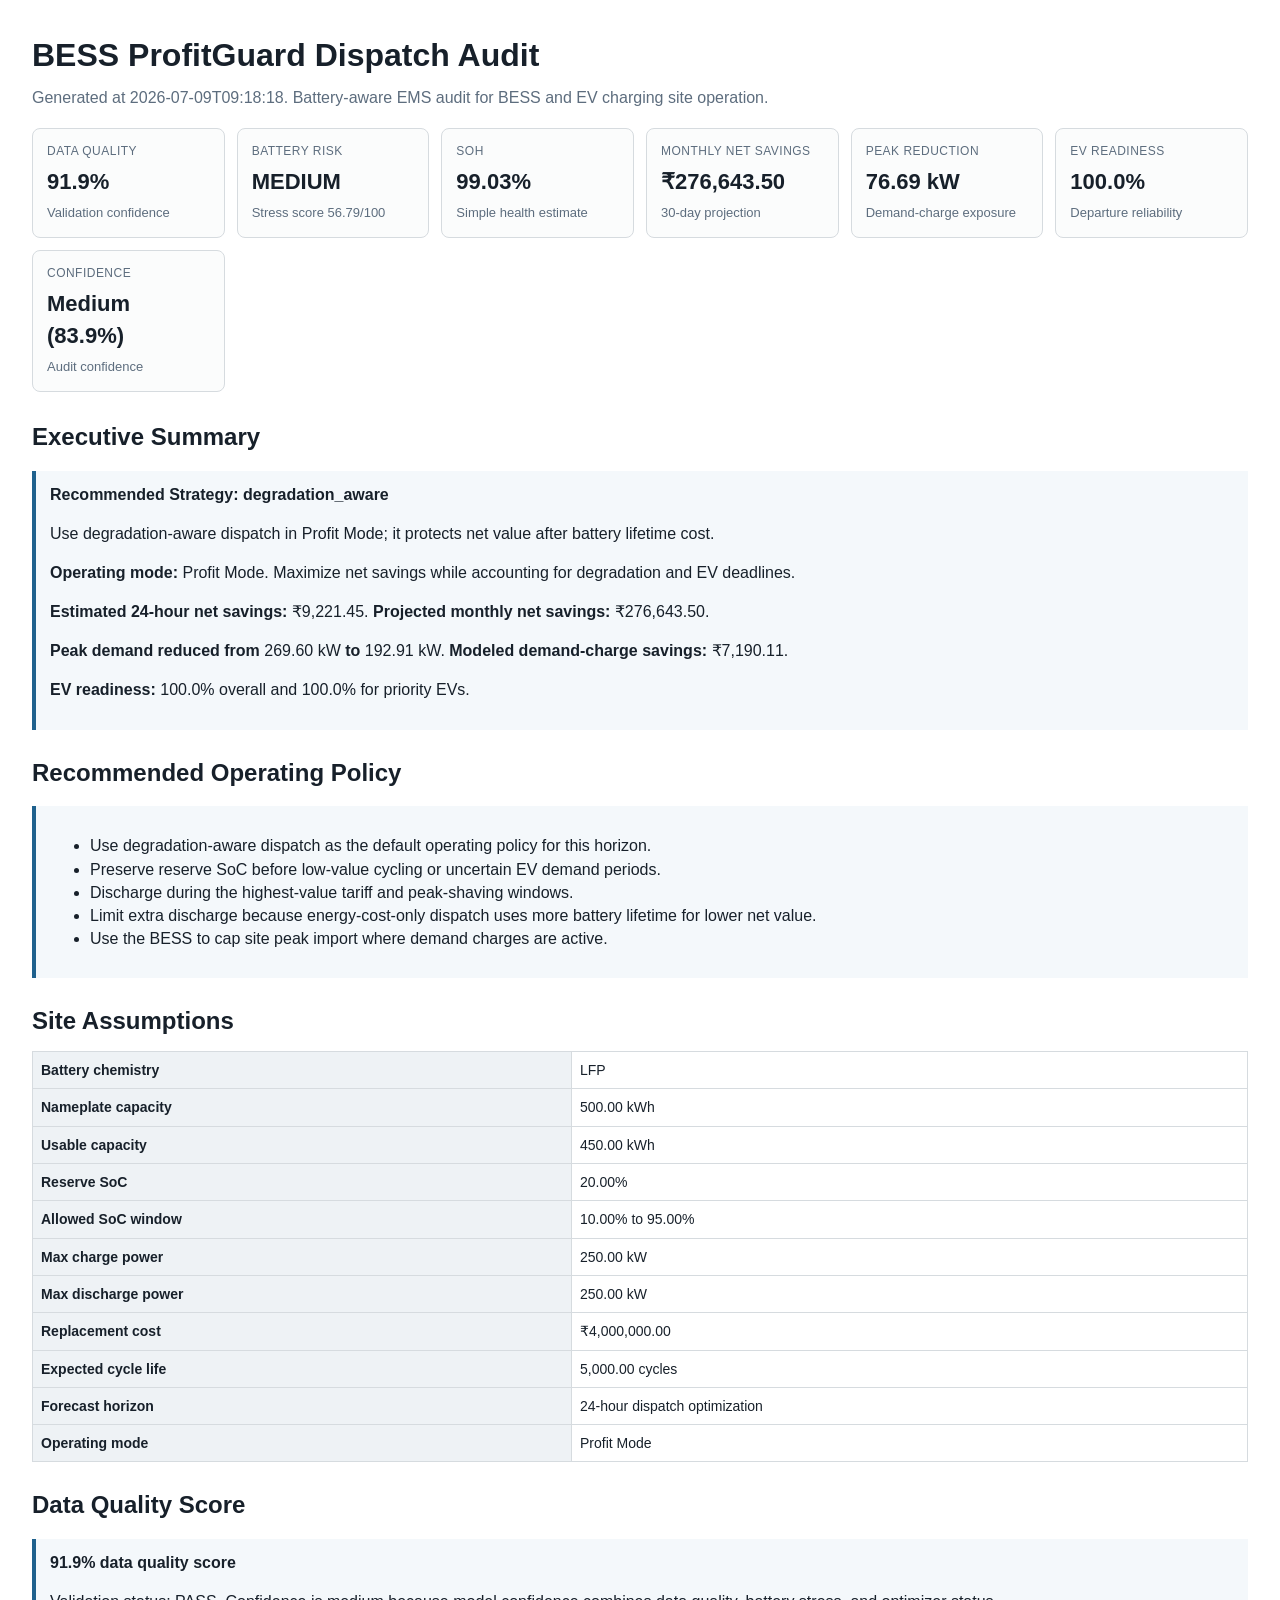
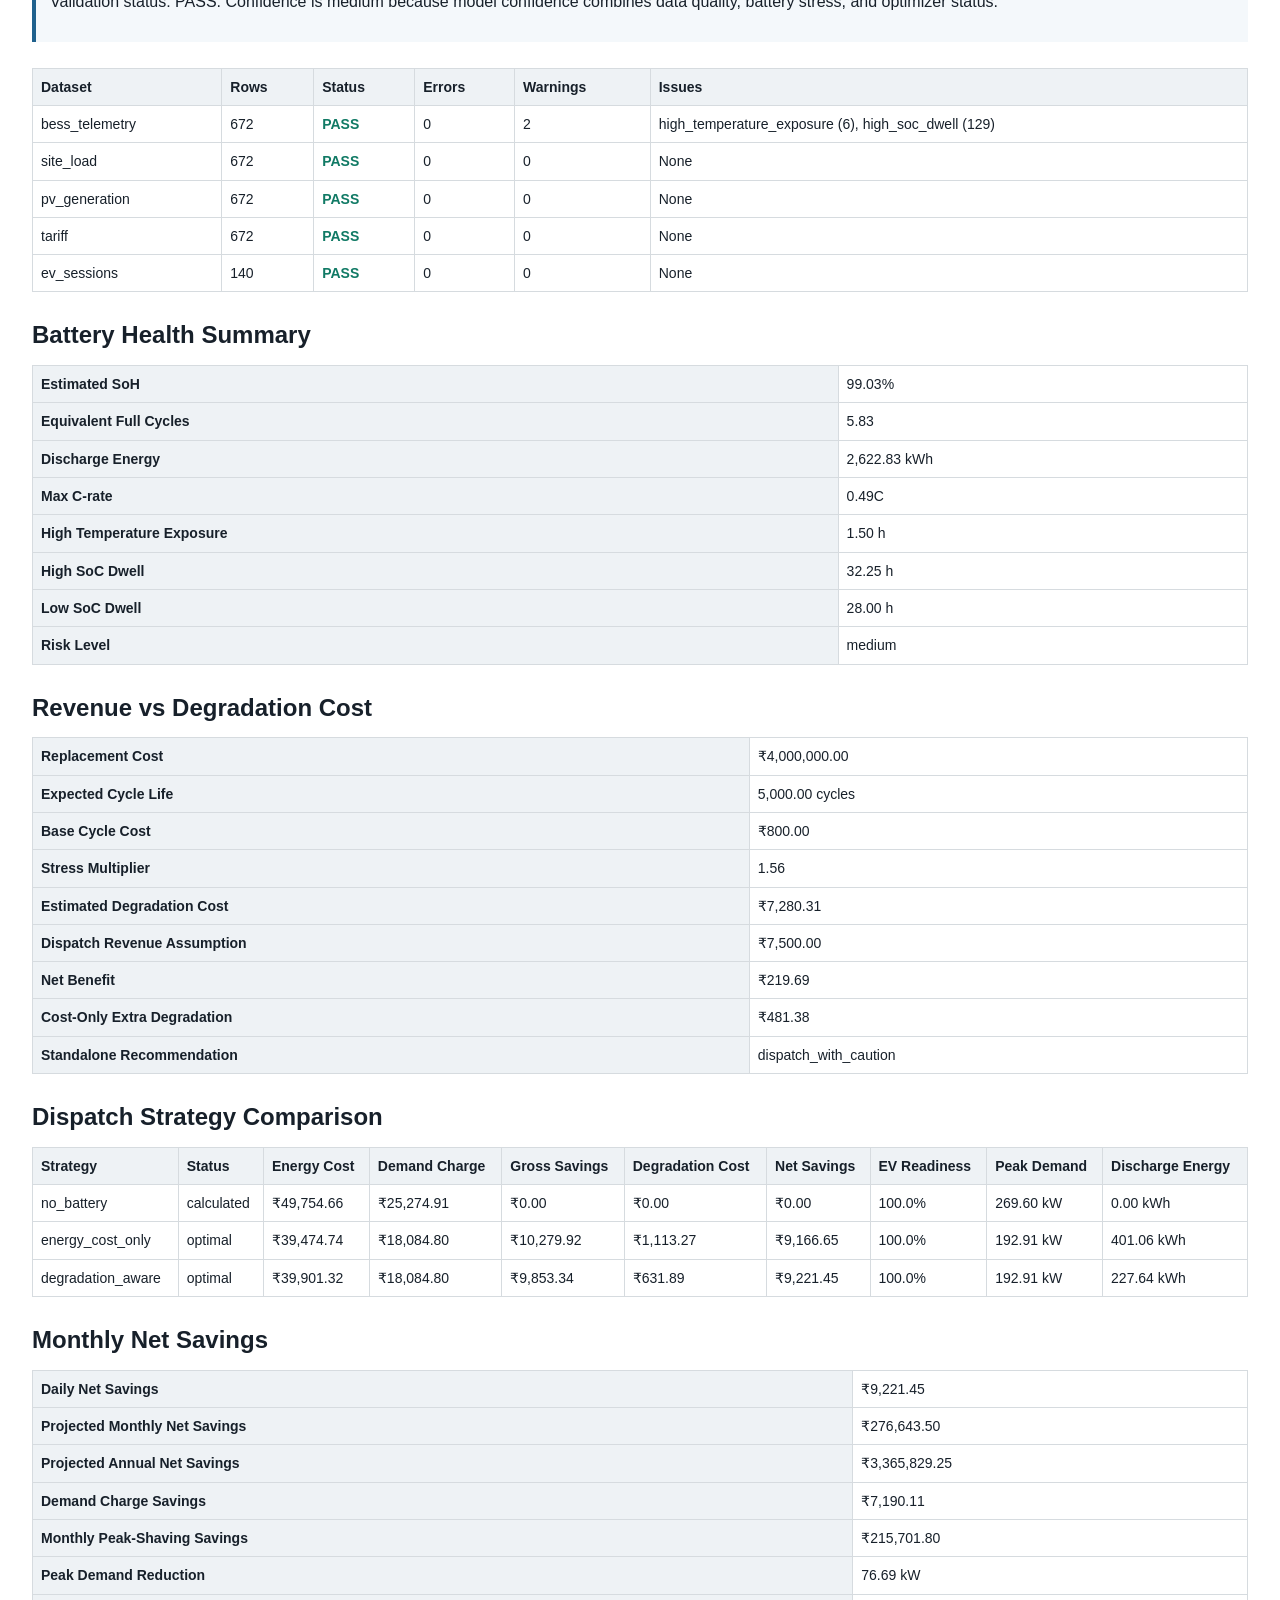
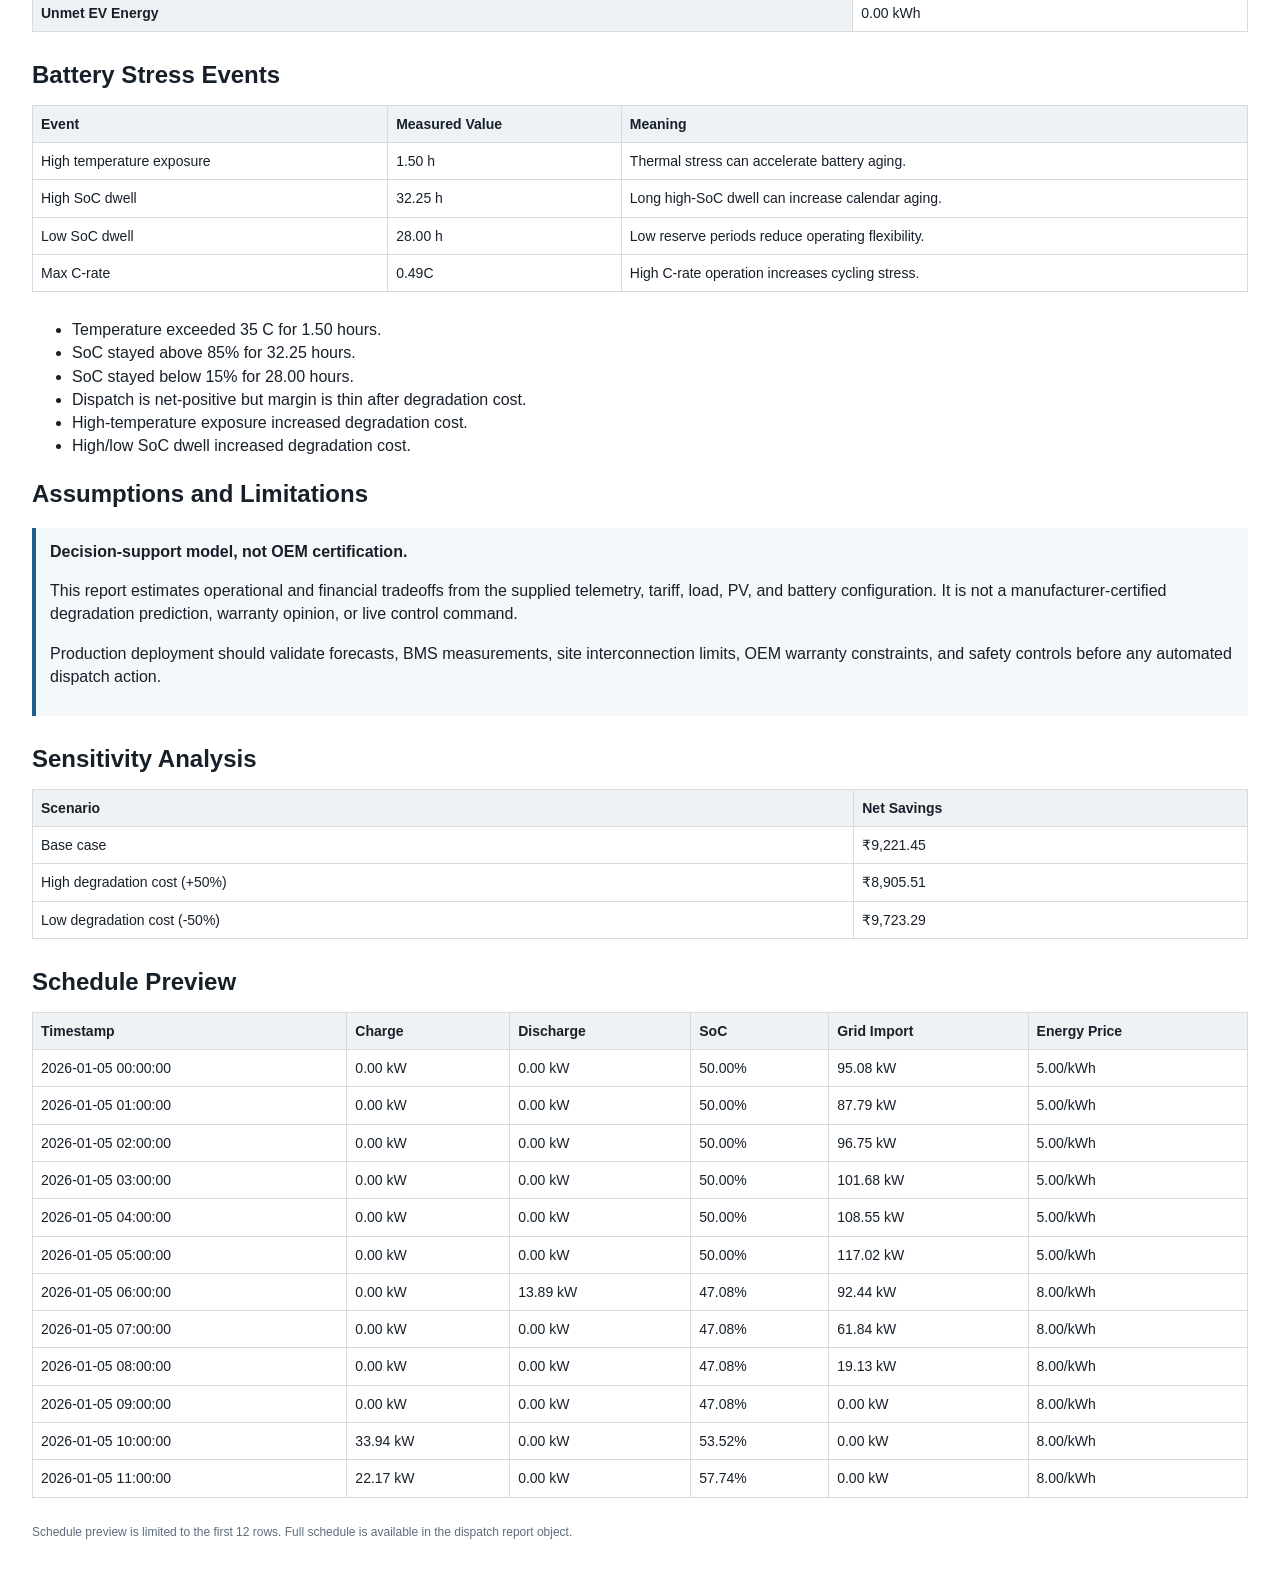
<file: reports/bess_profitguard_report.html>
<!doctype html>
<html lang="en">
<head>
  <meta charset="utf-8">
  <title>BESS ProfitGuard Dispatch Audit</title>
  <style>
    body { font-family: Arial, sans-serif; color: #17202a; margin: 32px; line-height: 1.45; }
    h1, h2 { margin-bottom: 8px; }
    .subtitle { color: #5d6d7e; margin-top: 0; }
    .grid { display: grid; grid-template-columns: repeat(auto-fit, minmax(190px, 1fr)); gap: 12px; margin: 18px 0 28px; }
    .card { border: 1px solid #d6dbdf; border-radius: 8px; padding: 14px; background: #fbfcfc; }
    .label { color: #5d6d7e; font-size: 12px; text-transform: uppercase; letter-spacing: .04em; }
    .value { font-size: 22px; font-weight: 700; margin: 6px 0; }
    .note { color: #5d6d7e; font-size: 13px; }
    table { border-collapse: collapse; width: 100%; margin: 12px 0 26px; font-size: 14px; }
    th, td { border: 1px solid #d6dbdf; padding: 8px; text-align: left; vertical-align: top; }
    th { background: #eef2f5; }
    .ok { color: #117a65; font-weight: 700; }
    .bad { color: #b03a2e; font-weight: 700; }
    .callout { border-left: 4px solid #1f618d; background: #f4f8fb; padding: 12px 14px; margin: 16px 0 26px; }
    .small { color: #5d6d7e; font-size: 12px; }
  </style>
</head>
<body>
  <h1>BESS ProfitGuard Dispatch Audit</h1>
  <p class="subtitle">Generated at 2026-07-09T09:18:18. Battery-aware EMS audit for BESS and EV charging site operation.</p>

  <div class="grid">
    <div class="card"><div class="label">Data Quality</div><div class="value">91.9%</div><div class="note">Validation confidence</div></div>
<div class="card"><div class="label">Battery Risk</div><div class="value">MEDIUM</div><div class="note">Stress score 56.79/100</div></div>
<div class="card"><div class="label">SoH</div><div class="value">99.03%</div><div class="note">Simple health estimate</div></div>
<div class="card"><div class="label">Monthly Net Savings</div><div class="value">₹276,643.50</div><div class="note">30-day projection</div></div>
<div class="card"><div class="label">Peak Reduction</div><div class="value">76.69 kW</div><div class="note">Demand-charge exposure</div></div>
<div class="card"><div class="label">EV Readiness</div><div class="value">100.0%</div><div class="note">Departure reliability</div></div>
<div class="card"><div class="label">Confidence</div><div class="value">Medium (83.9%)</div><div class="note">Audit confidence</div></div>
  </div>

  <h2>Executive Summary</h2>
  <div class="callout">
    <strong>Recommended Strategy: degradation_aware</strong>
    <p>Use degradation-aware dispatch in Profit Mode; it protects net value after battery lifetime cost.</p>
    <p><strong>Operating mode:</strong> Profit Mode. Maximize net savings while accounting for degradation and EV deadlines.</p>
    <p><strong>Estimated 24-hour net savings:</strong> ₹9,221.45. <strong>Projected monthly net savings:</strong> ₹276,643.50.</p>
    <p><strong>Peak demand reduced from</strong> 269.60 kW <strong>to</strong> 192.91 kW. <strong>Modeled demand-charge savings:</strong> ₹7,190.11.</p>
    <p><strong>EV readiness:</strong> 100.0% overall and 100.0% for priority EVs.</p>
  </div>

  <h2>Recommended Operating Policy</h2>
  <div class="callout">
    <ul>
      <li>Use degradation-aware dispatch as the default operating policy for this horizon.</li><li>Preserve reserve SoC before low-value cycling or uncertain EV demand periods.</li><li>Discharge during the highest-value tariff and peak-shaving windows.</li><li>Limit extra discharge because energy-cost-only dispatch uses more battery lifetime for lower net value.</li><li>Use the BESS to cap site peak import where demand charges are active.</li>
    </ul>
  </div>

  <h2>Site Assumptions</h2>
  <table>
    <tbody><tr><th>Battery chemistry</th><td>LFP</td></tr>
<tr><th>Nameplate capacity</th><td>500.00 kWh</td></tr>
<tr><th>Usable capacity</th><td>450.00 kWh</td></tr>
<tr><th>Reserve SoC</th><td>20.00%</td></tr>
<tr><th>Allowed SoC window</th><td>10.00% to 95.00%</td></tr>
<tr><th>Max charge power</th><td>250.00 kW</td></tr>
<tr><th>Max discharge power</th><td>250.00 kW</td></tr>
<tr><th>Replacement cost</th><td>₹4,000,000.00</td></tr>
<tr><th>Expected cycle life</th><td>5,000.00 cycles</td></tr>
<tr><th>Forecast horizon</th><td>24-hour dispatch optimization</td></tr>
<tr><th>Operating mode</th><td>Profit Mode</td></tr></tbody>
  </table>

  <h2>Data Quality Score</h2>
  <div class="callout">
    <strong>91.9% data quality score</strong>
    <p>Validation status: PASS. Confidence is medium because model confidence combines data quality, battery stress, and optimizer status.</p>
  </div>
  <table>
    <thead><tr><th>Dataset</th><th>Rows</th><th>Status</th><th>Errors</th><th>Warnings</th><th>Issues</th></tr></thead>
    <tbody><tr><td>bess_telemetry</td><td>672</td><td class="ok">PASS</td><td>0</td><td>2</td><td>high_temperature_exposure (6), high_soc_dwell (129)</td></tr>
<tr><td>site_load</td><td>672</td><td class="ok">PASS</td><td>0</td><td>0</td><td>None</td></tr>
<tr><td>pv_generation</td><td>672</td><td class="ok">PASS</td><td>0</td><td>0</td><td>None</td></tr>
<tr><td>tariff</td><td>672</td><td class="ok">PASS</td><td>0</td><td>0</td><td>None</td></tr>
<tr><td>ev_sessions</td><td>140</td><td class="ok">PASS</td><td>0</td><td>0</td><td>None</td></tr></tbody>
  </table>

  <h2>Battery Health Summary</h2>
  <table>
    <tbody>
      <tr><th>Estimated SoH</th><td>99.03%</td></tr>
      <tr><th>Equivalent Full Cycles</th><td>5.83</td></tr>
      <tr><th>Discharge Energy</th><td>2,622.83 kWh</td></tr>
      <tr><th>Max C-rate</th><td>0.49C</td></tr>
      <tr><th>High Temperature Exposure</th><td>1.50 h</td></tr>
      <tr><th>High SoC Dwell</th><td>32.25 h</td></tr>
      <tr><th>Low SoC Dwell</th><td>28.00 h</td></tr>
      <tr><th>Risk Level</th><td>medium</td></tr>
    </tbody>
  </table>

  <h2>Revenue vs Degradation Cost</h2>
  <table>
    <tbody>
      <tr><th>Replacement Cost</th><td>₹4,000,000.00</td></tr>
      <tr><th>Expected Cycle Life</th><td>5,000.00 cycles</td></tr>
      <tr><th>Base Cycle Cost</th><td>₹800.00</td></tr>
      <tr><th>Stress Multiplier</th><td>1.56</td></tr>
      <tr><th>Estimated Degradation Cost</th><td>₹7,280.31</td></tr>
      <tr><th>Dispatch Revenue Assumption</th><td>₹7,500.00</td></tr>
      <tr><th>Net Benefit</th><td>₹219.69</td></tr>
      <tr><th>Cost-Only Extra Degradation</th><td>₹481.38</td></tr>
      <tr><th>Standalone Recommendation</th><td>dispatch_with_caution</td></tr>
    </tbody>
  </table>

  <h2>Dispatch Strategy Comparison</h2>
  <table>
    <thead>
      <tr><th>Strategy</th><th>Status</th><th>Energy Cost</th><th>Demand Charge</th><th>Gross Savings</th><th>Degradation Cost</th><th>Net Savings</th><th>EV Readiness</th><th>Peak Demand</th><th>Discharge Energy</th></tr>
    </thead>
    <tbody>
      <tr><td>no_battery</td><td>calculated</td><td>₹49,754.66</td><td>₹25,274.91</td><td>₹0.00</td><td>₹0.00</td><td>₹0.00</td><td>100.0%</td><td>269.60 kW</td><td>0.00 kWh</td></tr>
      <tr><td>energy_cost_only</td><td>optimal</td><td>₹39,474.74</td><td>₹18,084.80</td><td>₹10,279.92</td><td>₹1,113.27</td><td>₹9,166.65</td><td>100.0%</td><td>192.91 kW</td><td>401.06 kWh</td></tr>
      <tr><td>degradation_aware</td><td>optimal</td><td>₹39,901.32</td><td>₹18,084.80</td><td>₹9,853.34</td><td>₹631.89</td><td>₹9,221.45</td><td>100.0%</td><td>192.91 kW</td><td>227.64 kWh</td></tr>
    </tbody>
  </table>

  <h2>Monthly Net Savings</h2>
  <table>
    <tbody>
      <tr><th>Daily Net Savings</th><td>₹9,221.45</td></tr>
      <tr><th>Projected Monthly Net Savings</th><td>₹276,643.50</td></tr>
      <tr><th>Projected Annual Net Savings</th><td>₹3,365,829.25</td></tr>
      <tr><th>Demand Charge Savings</th><td>₹7,190.11</td></tr>
      <tr><th>Monthly Peak-Shaving Savings</th><td>₹215,701.80</td></tr>
      <tr><th>Peak Demand Reduction</th><td>76.69 kW</td></tr>
      <tr><th>Unmet EV Energy</th><td>0.00 kWh</td></tr>
    </tbody>
  </table>

  <h2>Battery Stress Events</h2>
  <table>
    <thead><tr><th>Event</th><th>Measured Value</th><th>Meaning</th></tr></thead>
    <tbody><tr><td>High temperature exposure</td><td>1.50 h</td><td>Thermal stress can accelerate battery aging.</td></tr>
<tr><td>High SoC dwell</td><td>32.25 h</td><td>Long high-SoC dwell can increase calendar aging.</td></tr>
<tr><td>Low SoC dwell</td><td>28.00 h</td><td>Low reserve periods reduce operating flexibility.</td></tr>
<tr><td>Max C-rate</td><td>0.49C</td><td>High C-rate operation increases cycling stress.</td></tr></tbody>
  </table>
  <ul><li>Temperature exceeded 35 C for 1.50 hours.</li><li>SoC stayed above 85% for 32.25 hours.</li><li>SoC stayed below 15% for 28.00 hours.</li><li>Dispatch is net-positive but margin is thin after degradation cost.</li><li>High-temperature exposure increased degradation cost.</li><li>High/low SoC dwell increased degradation cost.</li></ul>

  <h2>Assumptions and Limitations</h2>
  <div class="callout">
    <strong>Decision-support model, not OEM certification.</strong>
    <p>This report estimates operational and financial tradeoffs from the supplied telemetry, tariff, load, PV, and battery configuration. It is not a manufacturer-certified degradation prediction, warranty opinion, or live control command.</p>
    <p>Production deployment should validate forecasts, BMS measurements, site interconnection limits, OEM warranty constraints, and safety controls before any automated dispatch action.</p>
  </div>

  <h2>Sensitivity Analysis</h2>
  <table>
    <thead><tr><th>Scenario</th><th>Net Savings</th></tr></thead>
    <tbody>
      <tr><td>Base case</td><td>₹9,221.45</td></tr><tr><td>High degradation cost (+50%)</td><td>₹8,905.51</td></tr><tr><td>Low degradation cost (-50%)</td><td>₹9,723.29</td></tr>
    </tbody>
  </table>

  <h2>Schedule Preview</h2>
  <table>
    <thead><tr><th>Timestamp</th><th>Charge</th><th>Discharge</th><th>SoC</th><th>Grid Import</th><th>Energy Price</th></tr></thead>
    <tbody><tr><td>2026-01-05 00:00:00</td><td>0.00 kW</td><td>0.00 kW</td><td>50.00%</td><td>95.08 kW</td><td>5.00/kWh</td></tr>
<tr><td>2026-01-05 01:00:00</td><td>0.00 kW</td><td>0.00 kW</td><td>50.00%</td><td>87.79 kW</td><td>5.00/kWh</td></tr>
<tr><td>2026-01-05 02:00:00</td><td>0.00 kW</td><td>0.00 kW</td><td>50.00%</td><td>96.75 kW</td><td>5.00/kWh</td></tr>
<tr><td>2026-01-05 03:00:00</td><td>0.00 kW</td><td>0.00 kW</td><td>50.00%</td><td>101.68 kW</td><td>5.00/kWh</td></tr>
<tr><td>2026-01-05 04:00:00</td><td>0.00 kW</td><td>0.00 kW</td><td>50.00%</td><td>108.55 kW</td><td>5.00/kWh</td></tr>
<tr><td>2026-01-05 05:00:00</td><td>0.00 kW</td><td>0.00 kW</td><td>50.00%</td><td>117.02 kW</td><td>5.00/kWh</td></tr>
<tr><td>2026-01-05 06:00:00</td><td>0.00 kW</td><td>13.89 kW</td><td>47.08%</td><td>92.44 kW</td><td>8.00/kWh</td></tr>
<tr><td>2026-01-05 07:00:00</td><td>0.00 kW</td><td>0.00 kW</td><td>47.08%</td><td>61.84 kW</td><td>8.00/kWh</td></tr>
<tr><td>2026-01-05 08:00:00</td><td>0.00 kW</td><td>0.00 kW</td><td>47.08%</td><td>19.13 kW</td><td>8.00/kWh</td></tr>
<tr><td>2026-01-05 09:00:00</td><td>0.00 kW</td><td>0.00 kW</td><td>47.08%</td><td>0.00 kW</td><td>8.00/kWh</td></tr>
<tr><td>2026-01-05 10:00:00</td><td>33.94 kW</td><td>0.00 kW</td><td>53.52%</td><td>0.00 kW</td><td>8.00/kWh</td></tr>
<tr><td>2026-01-05 11:00:00</td><td>22.17 kW</td><td>0.00 kW</td><td>57.74%</td><td>0.00 kW</td><td>8.00/kWh</td></tr></tbody>
  </table>
  <p class="small">Schedule preview is limited to the first 12 rows. Full schedule is available in the dispatch report object.</p>
</body>
</html>
</file>
